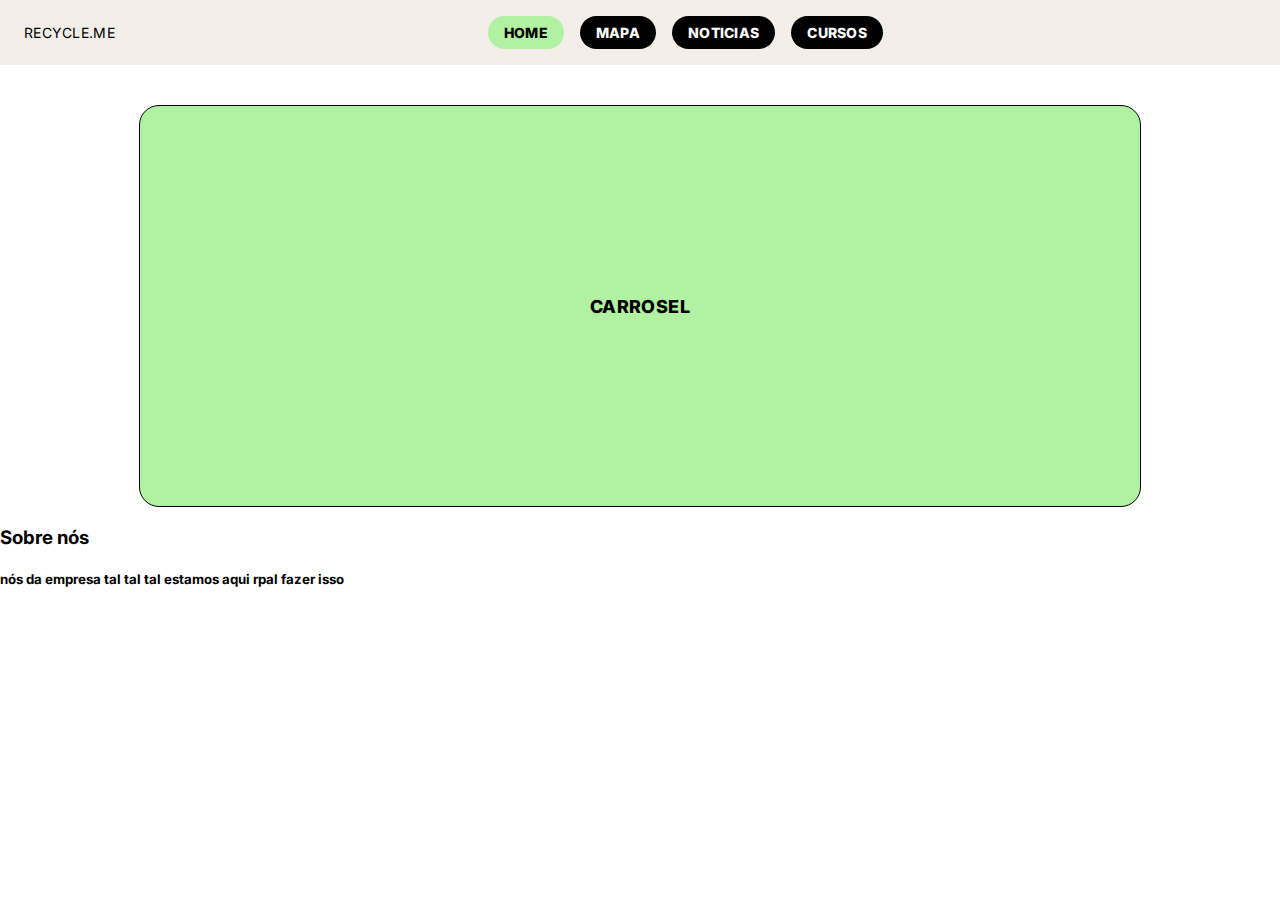
<file: Recycle_ME/Home/html/index.html>
<!DOCTYPE html>
<html lang="en">

<head>
    <meta charset="UTF-8" />
    <meta name="viewport" content="width=device-width, initial-scale=1" />
    <title>Recycle Me</title>
        <link rel="stylesheet" href="../css/home.css">


</head>

<body>
    <!-- Cabeçalho -->
    <header>
        <div class="font-extrabold">RECYCLE.ME</div>
        <nav>
            <a href="#" class="home">Home</a>
            <a href="#" class="active">Mapa</a>
            <a href="#">Noticias</a>
            <a href="#">Cursos</a>
        </nav>
        <div>
            <i class="fas fa-user-circle"></i>
        </div>
    </header>

    <!-- Corpo Principal -->
    <main>
        <div class="carrousel">
            <h2>CARROSEL</h2>
        </div>
    </main>

    <div>
        <h3>Sobre nós</h3>
        <h5><p> nós da empresa tal tal tal estamos aqui rpal fazer isso</p></h5>
    </div>





</body>

<script src="../js/home.js"></script>

</html>
</file>
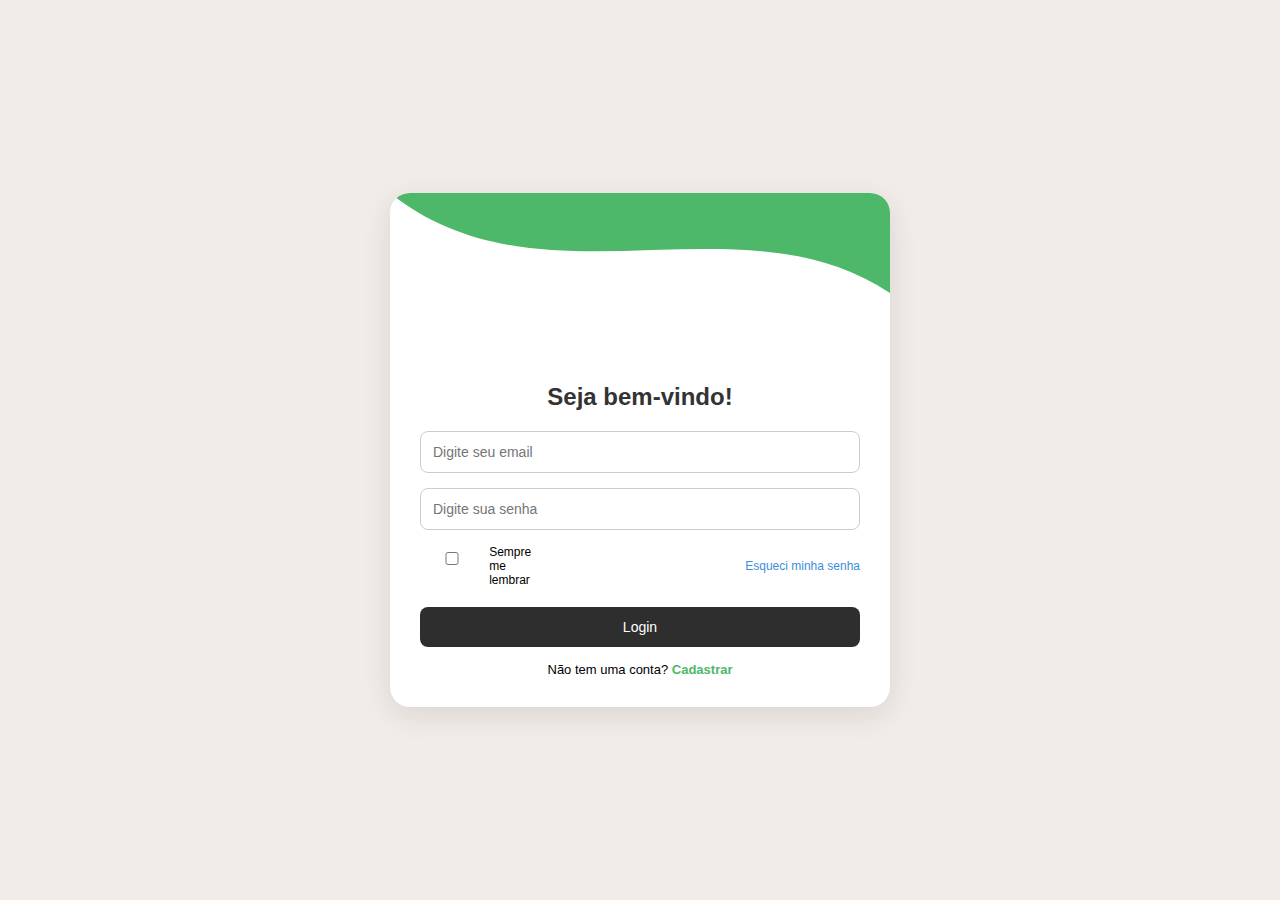
<file: recycleME.html>
<!DOCTYPE html>
<html lang="pt-br">
<head>
  <meta charset="UTF-8">
  <title>Tela de Login com Onda Melhorada</title>
  <style>
    * {
      margin: 0;
      padding: 0;
      box-sizing: border-box;
      font-family: 'Arial', sans-serif;
    }

    body {
      background-color: #f2ece9;
      height: 100vh;
      display: flex;
      justify-content: center;
      align-items: center;
    }

    .container {
      width: 500px; /* AUMENTADO! */
      background-color: white;
      border-radius: 20px;
      box-shadow: 0 8px 30px rgba(0, 0, 0, 0.1);
      overflow: hidden;
      position: relative;
      transition: 0.6s ease-in-out;
    }

    .wave {
      width: 100%;
      height: 160px;
      overflow: hidden;
    }

    svg {
      display: block;
      width: 100%;
      height: 100%;
    }

    .form-box {
      padding: 30px;
    }

    .form-box h2 {
      text-align: center;
      margin-bottom: 20px;
      color: #333;
    }

    .form-box input {
      width: 100%;
      padding: 12px;
      margin-bottom: 15px;
      border: 1px solid #ccc;
      border-radius: 8px;
      font-size: 14px;
    }

    .form-box .options {
      display: flex;
      justify-content: space-between;
      align-items: center;
      font-size: 12px;
      margin-bottom: 10px;
    }

    .form-box .options label {
      display: flex;
      align-items: center;
      gap: 5px;
    }

    .form-box .options a {
      color: #3c8ed9;
      text-decoration: none;
    }

    .form-box button {
      width: 100%;
      padding: 12px;
      background-color: #2e2e2e;
      color: white;
      font-size: 14px;
      border: none;
      border-radius: 8px;
      cursor: pointer;
      margin-top: 10px;
    }

    .form-box p {
      text-align: center;
      font-size: 13px;
      margin-top: 15px;
    }

    .form-box p span {
      color: #4db869;
      cursor: pointer;
      font-weight: bold;
    }

    .form-login,
    .form-cadastro {
      display: none;
    }

    .container.login .form-login,
    .container.cadastro .form-cadastro {
      display: block;
    }

    /* animação SVG */
    svg path {
      transition: d 1s ease-in-out;
    }
  </style>
</head>
<body>

<div class="container login" id="container">
  <div class="wave">
    <svg viewBox="0 0 500 160" preserveAspectRatio="none">
      <path id="wavePath" d="M0,0 C150,120 350,0 500,100 L500,0 L0,0 Z" fill="#4db869"></path>
    </svg>
  </div>

  <!-- Formulário de Login -->
  <div class="form-box form-login">
    <h2>Seja bem-vindo!</h2>
    <input type="email" placeholder="Digite seu email">
    <input type="password" placeholder="Digite sua senha">
    <div class="options">
      <label><input type="checkbox"> Sempre me lembrar</label>
      <a href="#">Esqueci minha senha</a>
    </div>
    <button>Login</button>
    <p>Não tem uma conta? <span onclick="mudarTela('cadastro')">Cadastrar</span></p>
  </div>

  <!-- Formulário de Cadastro -->
  <div class="form-box form-cadastro">
    <h2>Crie sua conta!</h2>
    <input type="text" placeholder="Nome completo">
    <input type="email" placeholder="Digite seu email">
    <input type="password" placeholder="Crie uma senha">
    <button>Cadastrar</button>
    <p>Já tem uma conta? <span onclick="mudarTela('login')">Login</span></p>
  </div>
</div>

<script>
  const container = document.getElementById("container");
  const wave = document.getElementById("wavePath");

  const paths = {
    login: "M0,0 C150,120 350,0 500,100 L500,0 L0,0 Z",
    cadastro: "M0,160 C150,40 350,200 500,100 L500,0 L0,0 Z"
  };

  function mudarTela(tela) {
    container.className = "container " + tela;
    wave.setAttribute("d", paths[tela]);
  }
</script>

</body>
</html>
</file>
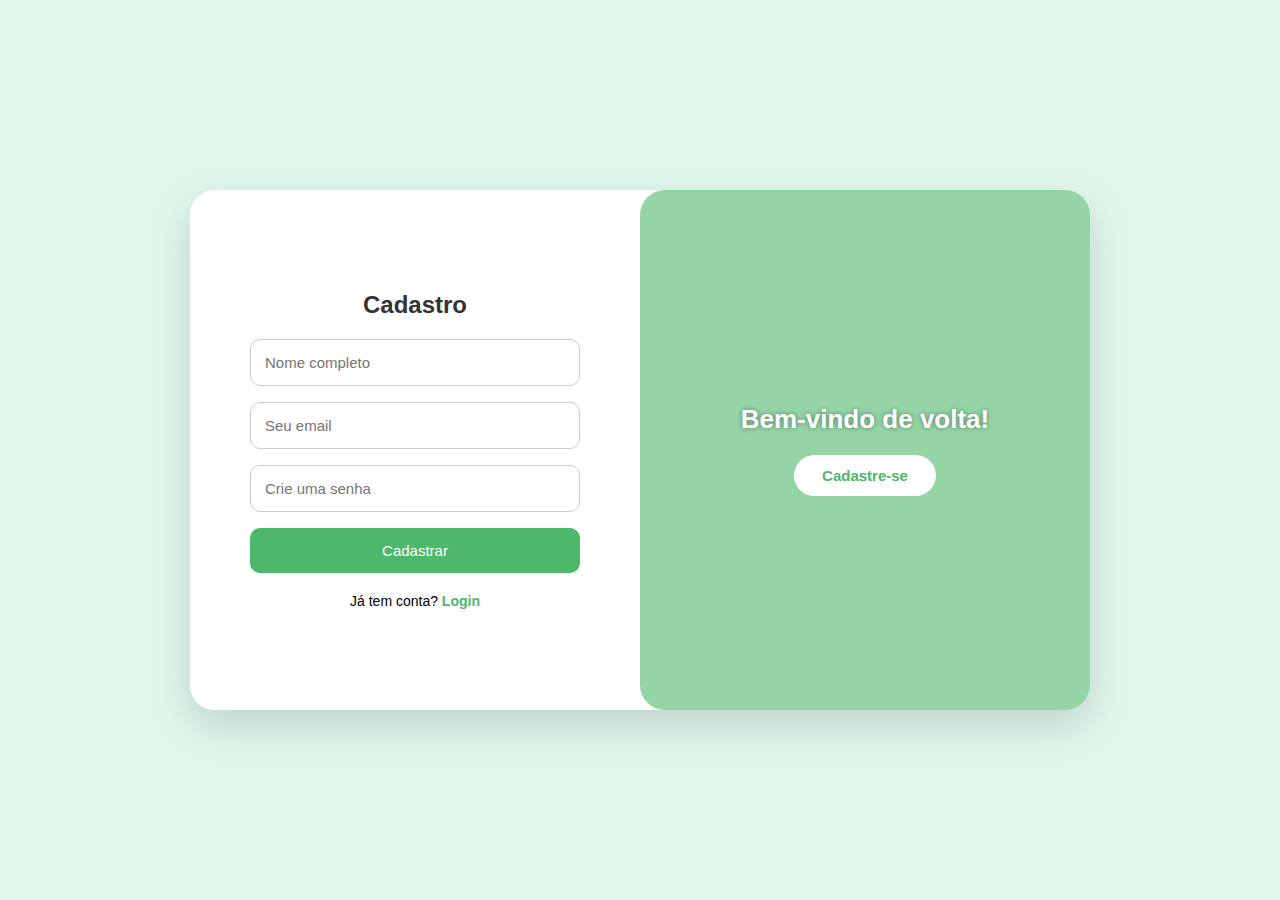
<file: recycleME3.html>
<!DOCTYPE html>
<html lang="pt-br">
<head>
  <meta charset="UTF-8" />
  <title>Tela com Transição Correta</title>
  <style>
    * {
      margin: 0;
      padding: 0;
      box-sizing: border-box;
      font-family: 'Segoe UI', sans-serif;
    }

    body {
      background: #e0f7ec;
      height: 100vh;
      display: flex;
      justify-content: center;
      align-items: center;
      overflow: hidden;
    }

    .container {
      width: 900px;
      height: 520px;
      background: #fff;
      border-radius: 25px;
      box-shadow: 0 15px 40px rgba(0, 0, 0, 0.15);
      position: relative;
      overflow: hidden;
    }

    .forms-container {
      width: 100%;
      height: 100%;
      display: flex;
      transition: transform 0.8s ease-in-out;
    }

    .form-box {
      width: 50%;
      padding: 60px;
      display: flex;
      flex-direction: column;
      justify-content: center;
      transition: opacity 0.5s ease;
      z-index: 1;
      background-color: white;
    }

    .form-box h2 {
      text-align: center;
      margin-bottom: 20px;
      color: #333;
    }

    .form-box input {
      padding: 14px;
      margin-bottom: 16px;
      border: 1px solid #ccc;
      border-radius: 10px;
      font-size: 15px;
    }

    .form-box input:focus {
      border-color: #4db869;
      outline: none;
    }

    .form-box button {
      padding: 14px;
      background-color: #4db869;
      color: white;
      border: none;
      border-radius: 10px;
      font-size: 15px;
      cursor: pointer;
      transition: background 0.3s;
    }

    .form-box button:hover {
      background-color: #3ca05a;
    }

    .form-box p {
      text-align: center;
      margin-top: 20px;
      font-size: 14px;
    }

    .form-box p span {
      color: #4db869;
      cursor: pointer;
      font-weight: bold;
    }

    .overlay {
      position: absolute;
      width: 50%;
      height: 100%;
      top: 0;
      left: 0;
      background: url('https://images.unsplash.com/photo-1542831371-d531d36971e6?auto=format&fit=crop&w=800&q=80') center/cover no-repeat;
      box-shadow: inset 0 0 0 1000px rgba(77, 184, 105, 0.6);
      display: flex;
      flex-direction: column;
      justify-content: center;
      align-items: center;
      color: white;
      transition: transform 0.8s ease-in-out;
      z-index: 2;
      border-radius: 0 25px 25px 0;
    }

    .overlay h2 {
      font-size: 26px;
      margin-bottom: 20px;
      text-shadow: 0 0 5px rgba(0, 0, 0, 0.4);
    }

    .overlay button {
      padding: 12px 28px;
      background: white;
      color: #4db869;
      border: none;
      border-radius: 25px;
      font-weight: bold;
      font-size: 15px;
      cursor: pointer;
      transition: 0.3s;
    }

    .overlay button:hover {
      background-color: #f1f1f1;
    }

    .container.move .forms-container {
      transform: translateX(-50%);
    }

    .container.move .overlay {
      transform: translateX(100%);
      border-radius: 25px 0 0 25px;
    }

    .wave {
      position: absolute;
      bottom: 0;
      left: 0;
      width: 200%;
      height: 180px;
      background: url('https://svgshare.com/i/12Yo.svg') repeat-x;
      background-size: cover;
      animation: waveMove 10s linear infinite;
      z-index: 0;
      opacity: 0.07;
    }

    @keyframes waveMove {
      0% { transform: translateX(0); }
      100% { transform: translateX(-50%); }
    }
  </style>
</head>
<body>

<div class="container" id="container">
  <div class="forms-container">
    <!-- Login (lado esquerdo) -->
    <div class="form-box" id="login">
      <h2>Entrar</h2>
      <input type="email" placeholder="Seu email">
      <input type="password" placeholder="Sua senha">
      <button>Login</button>
      <p>Não tem conta? <span id="botaoOverlay" onclick="mudarParaCadastro()">Cadastre-se</span></p>
    </div>

    <!-- Cadastro (lado direito) -->
    <div class="form-box" id="cadastro">
      <h2>Cadastro</h2>
      <input type="text" placeholder="Nome completo">
      <input type="email" placeholder="Seu email">
      <input type="password" placeholder="Crie uma senha">
      <button>Cadastrar</button>
      <p>Já tem conta? <span id="botaoOverlay" onclick="mudarParaLogin()">Login</span></p>
    </div>
  </div>

  <!-- Painel Verde com imagem -->
  <div class="overlay" id="overlay">
    <h2 id="textoPainel">Bem-vindo(a)!</h2>
    <button id="botaoOverlay" onclick="mudarParaCadastro()">Cadastre-se</button>
  </div>

  <!-- Efeito de onda -->
  <div class="wave"></div>
</div>

<script>
  const container = document.getElementById("container");
  const textoPainel = document.getElementById("textoPainel");
  const botaoOverlay = document.getElementById("botaoOverlay");

  function mudarParaLogin() {
    container.classList.add("move");
    textoPainel.innerText = "Bem-vindo de volta!";
    botaoOverlay.innerText = "Cadastre-se";
    botaoOverlay.setAttribute("onclick", "mudarParaCadastro()");
  }

  function mudarParaCadastro() {
    container.classList.remove("move");
    textoPainel.innerText = "Bem-vindo(a)!";
    botaoOverlay.innerText = "Login";
    botaoOverlay.setAttribute("onclick", "mudarParaLogin()");
  }

  // Inicia na tela de login
  mudarParaLogin();
</script>

</body>
</html>
</file>
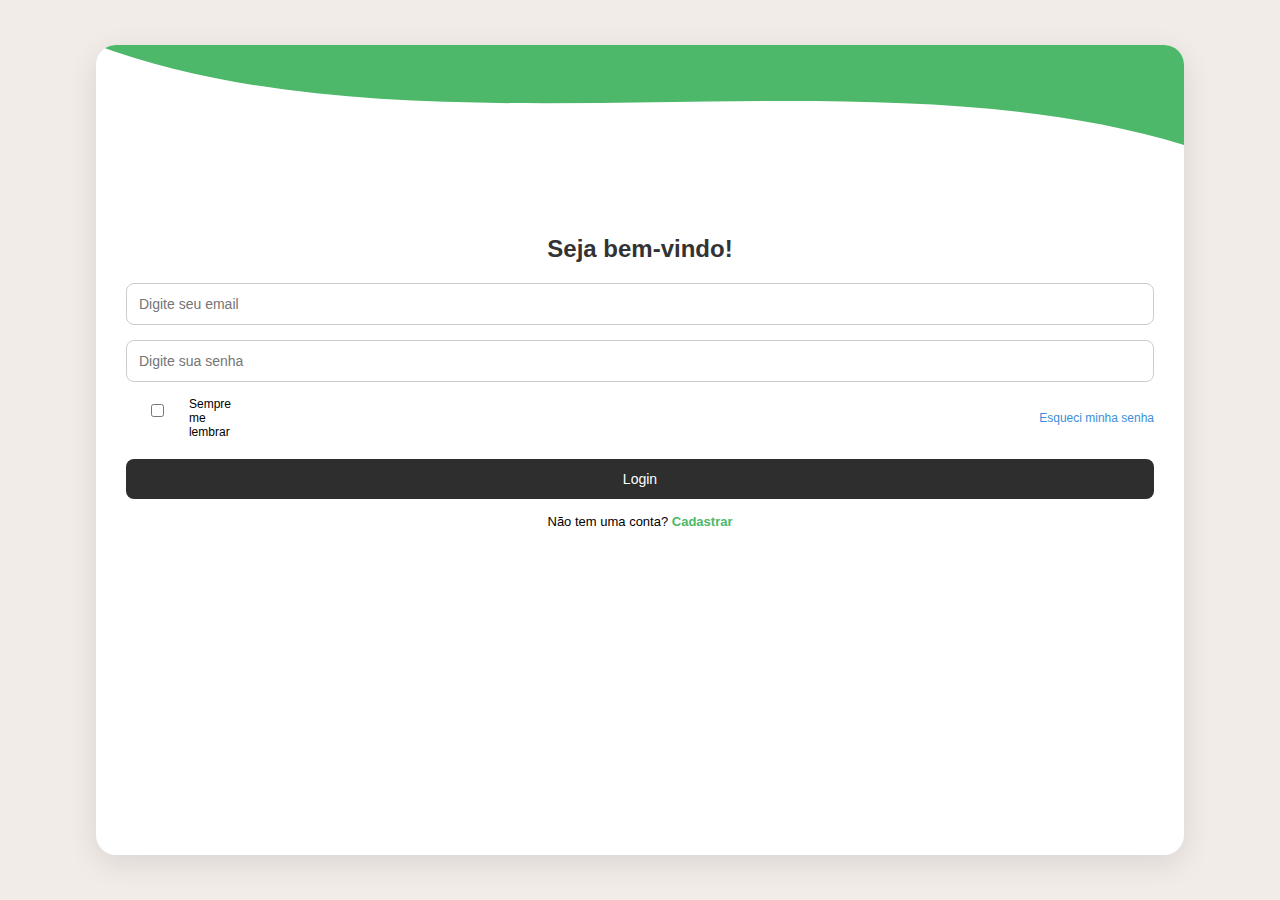
<file: recycleME4.html>
<!DOCTYPE html>
<html lang="pt-br">
<head>
  <meta charset="UTF-8">
  <title>Tela de Login com Transição de Onda</title>
  <style>
    * {
      margin: 0;
      padding: 0;
      box-sizing: border-box;
      font-family: 'Arial', sans-serif;
    }

    body {
      background-color: #f2ece9;
      height: 100vh;
      display: flex;
      justify-content: center;
      align-items: center;
    }

    .container {
      width: 85vw;
      height: 90vh;
      background-color: white;
      border-radius: 20px;
      box-shadow: 0 8px 30px rgba(0, 0, 0, 0.1);
      overflow: hidden;
      position: relative;
      transition: 0.6s ease-in-out;
    }

    .wave {
      width: 100%;
      height: 160px;
      overflow: hidden;
    }

    svg {
      display: block;
      width: 100%;
      height: 100%;
    }

    /* Formulário base */
    .form-box {
      position: absolute;
      top: 160px;
      width: 100%;
      padding: 30px;
      opacity: 0;
      pointer-events: none;
      transition: opacity 0.5s ease, transform 0.5s ease;
    }

    .container.login .form-login {
      opacity: 1;
      transform: translateY(0);
      pointer-events: all;
    }

    .container.cadastro .form-cadastro {
      opacity: 1;
      transform: translateY(0);
      pointer-events: all;
    }

    .form-box h2 {
      text-align: center;
      margin-bottom: 20px;
      color: #333;
    }

    .form-box input {
      width: 100%;
      padding: 12px;
      margin-bottom: 15px;
      border: 1px solid #ccc;
      border-radius: 8px;
      font-size: 14px;
    }

    .form-box .options {
      display: flex;
      justify-content: space-between;
      align-items: center;
      font-size: 12px;
      margin-bottom: 10px;
    }

    .form-box .options label {
      max-width: 300px;
      display: flex;
      align-items: center;
      gap: 0px;

    }.labelzinha{
        max-width: 200px;
    }

    .form-box .options a {
      color: #3c8ed9;
      text-decoration: none;
    }

    .form-box button {
      width: 100%;
      padding: 12px;
      background-color: #2e2e2e;
      color: white;
      font-size: 14px;
      border: none;
      border-radius: 8px;
      cursor: pointer;
      margin-top: 10px;
    }

    .form-box p {
      text-align: center;
      font-size: 13px;
      margin-top: 15px;
    }

    .form-box p span {
      color: #4db869;
      cursor: pointer;
      font-weight: bold;
    }

    /* animação SVG */
    svg path {
      transition: d 1s ease-in-out;
    }
  </style>
</head>
<body>

<div class="container login" id="container">
  <div class="wave">
    <svg viewBox="0 0 500 160" preserveAspectRatio="none">
      <path id="wavePath" d="M0,0 C150,120 350,0 500,100 L500,0 L0,0 Z" fill="#4db869"></path>
    </svg>
  </div>

  <!-- Formulário de Login -->
  <div class="form-box form-login">
    <h2>Seja bem-vindo!</h2>
    <input type="email" placeholder="Digite seu email">
    <input type="password" placeholder="Digite sua senha">
    <div class="options">
      <label class="labelzinha"><input type="checkbox"> Sempre me lembrar</label>
      <a href="#">Esqueci minha senha</a>
    </div>
    <button>Login</button>
    <p>Não tem uma conta? <span onclick="mudarTela('cadastro')">Cadastrar</span></p>
  </div>

  <!-- Formulário de Cadastro -->
  <div class="form-box form-cadastro">
    <h2>Crie sua conta!</h2>
    <input type="text" placeholder="Nome completo">
    <input type="email" placeholder="Digite seu email">
    <input type="password" placeholder="Crie uma senha">
    <button>Cadastrar</button>
    <p>Já tem uma conta? <span onclick="mudarTela('login')">Login</span></p>
  </div>
</div>

<script>
  const container = document.getElementById("container");
  const wave = document.getElementById("wavePath");

  const paths = {
    login: "M0,0 C150,120 350,0 500,100 L500,0 L0,0 Z",
    cadastro: "M0,160 C150,40 350,200 500,100 L500,0 L0,0 Z"
  };

  function mudarTela(tela) {
    container.className = "container " + tela;
    wave.setAttribute("d", paths[tela]);
  }
</script>

</body>
</html>
</file>
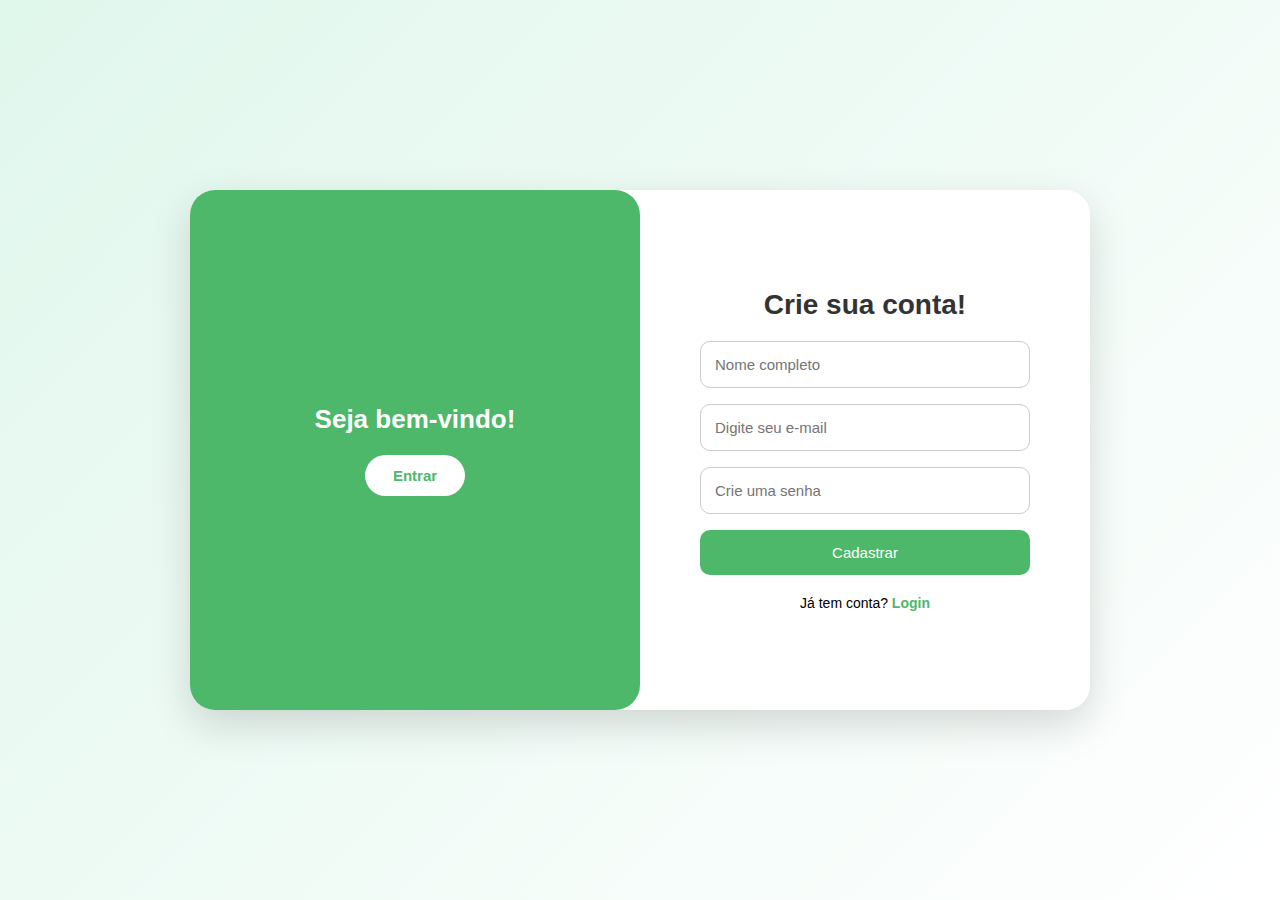
<file: recyleME2.html>
<!DOCTYPE html>
<html lang="pt-br">
<head>
  <meta charset="UTF-8" />
  <title>Tela Profissional com Onda Animada</title>
  <style>
    * {
      margin: 0;
      padding: 0;
      box-sizing: border-box;
      font-family: 'Segoe UI', sans-serif;
    }

    body {
      background: linear-gradient(135deg, #e0f7ec, #ffffff);
      height: 100vh;
      overflow: hidden;
      display: flex;
      justify-content: center;
      align-items: center;
    }

    .container {
      position: relative;
      width: 900px;
      height: 520px;
      background: white;
      border-radius: 25px;
      box-shadow: 0 15px 40px rgba(0, 0, 0, 0.15);
      overflow: hidden;
      display: flex;
    }

    .wave {
      position: absolute;
      bottom: 0;
      left: 0;
      width: 200%;
      height: 200px;
      background: url('https://svgshare.com/i/12Yo.svg') repeat-x;
      background-size: cover;
      animation: waveMove 10s linear infinite;
      z-index: 1;
      opacity: 0.1;
    }

    @keyframes waveMove {
      0% { transform: translateX(0); }
      100% { transform: translateX(-50%); }
    }

    .forms {
      display: flex;
      width: 200%;
      transition: transform 0.8s ease;
      z-index: 2;
    }

    .form-box {
      width: 50%;
      padding: 60px;
      display: flex;
      flex-direction: column;
      justify-content: center;
      background: white;
    }

    .form-box h2 {
      text-align: center;
      font-size: 28px;
      margin-bottom: 20px;
      color: #333;
    }

    .form-box input {
      padding: 14px;
      margin-bottom: 16px;
      border: 1px solid #ccc;
      border-radius: 10px;
      font-size: 15px;
      transition: 0.3s;
    }

    .form-box input:focus {
      border-color: #4db869;
      outline: none;
    }

    .form-box .options {
      display: flex;
      justify-content: space-between;
      font-size: 13px;
      margin-bottom: 15px;
    }

    .form-box button {
      padding: 14px;
      background-color: #4db869;
      color: white;
      border: none;
      border-radius: 10px;
      font-size: 15px;
      cursor: pointer;
      transition: 0.3s;
    }

    .form-box button:hover {
      background-color: #3ca05a;
    }

    .form-box p {
      text-align: center;
      margin-top: 20px;
      font-size: 14px;
    }

    .form-box p span {
      color: #4db869;
      cursor: pointer;
      font-weight: bold;
    }

    .overlay {
      position: absolute;
      width: 50%;
      height: 100%;
      background-color: #4db869;
      top: 0;
      left: 0;
      z-index: 2;
      border-radius: 0 25px 25px 0;
      display: flex;
      flex-direction: column;
      align-items: center;
      justify-content: center;
      color: white;
      transition: transform 0.8s ease;
    }

    .overlay h2 {
      font-size: 26px;
      margin-bottom: 20px;
    }

    .overlay button {
      padding: 12px 28px;
      background: white;
      color: #4db869;
      border: none;
      border-radius: 25px;
      font-weight: bold;
      font-size: 15px;
      cursor: pointer;
      transition: 0.3s;
    }

    .overlay button:hover {
      background-color: #f1f1f1;
    }

    .container.move .forms {
      transform: translateX(-50%);
    }

    .container.move .overlay {
      transform: translateX(100%);
      border-radius: 25px 0 0 25px;
    }
  </style>
</head>
<body>

<div class="container" id="container">
  <!-- Onda decorativa no fundo -->
  <div class="wave"></div>

  <!-- Formulários -->
  <div class="forms">
    <!-- Login -->
    <div class="form-box">
      <h2>Seja bem-vindo(a)!</h2>
      <input type="email" placeholder="Digite seu e-mail" />
      <input type="password" placeholder="Digite sua senha" />
      <div class="options">
        <label><input type="checkbox" /> Lembrar</label>
        <a href="#">Esqueci a senha</a>
      </div>
      <button>Entrar</button>
      <p>Não tem conta? <span onclick="mudarParaCadastro()">Cadastre-se</span></p>
    </div>

    <!-- Cadastro -->
    <div class="form-box">
      <h2>Crie sua conta!</h2>
      <input type="text" placeholder="Nome completo" />
      <input type="email" placeholder="Digite seu e-mail" />
      <input type="password" placeholder="Crie uma senha" />
      <button>Cadastrar</button>
      <p>Já tem conta? <span onclick="mudarParaLogin()">Login</span></p>
    </div>
  </div>

  <!-- Painel Verde -->
  <div class="overlay" id="overlay">
    <h2 id="textoPainel">Seja bem-vindo!</h2>
    <button onclick="mudarParaLogin()" id="botaoOverlay">Entrar</button>
  </div>
</div>

<script>
  const container = document.getElementById("container");
  const textoPainel = document.getElementById("textoPainel");
  const botaoOverlay = document.getElementById("botaoOverlay");

  function mudarParaLogin() {
    container.classList.add("move");
    textoPainel.innerText = "Seja bem-vindo de volta!";
    botaoOverlay.innerText = "Cadastrar";
    botaoOverlay.setAttribute("onclick", "mudarParaCadastro()");
  }

  function mudarParaCadastro() {
    container.classList.remove("move");
    textoPainel.innerText = "Seja bem-vindo!";
    botaoOverlay.innerText = "Entrar";
    botaoOverlay.setAttribute("onclick", "mudarParaLogin()");
  }
</script>

</body>
</html>
</file>
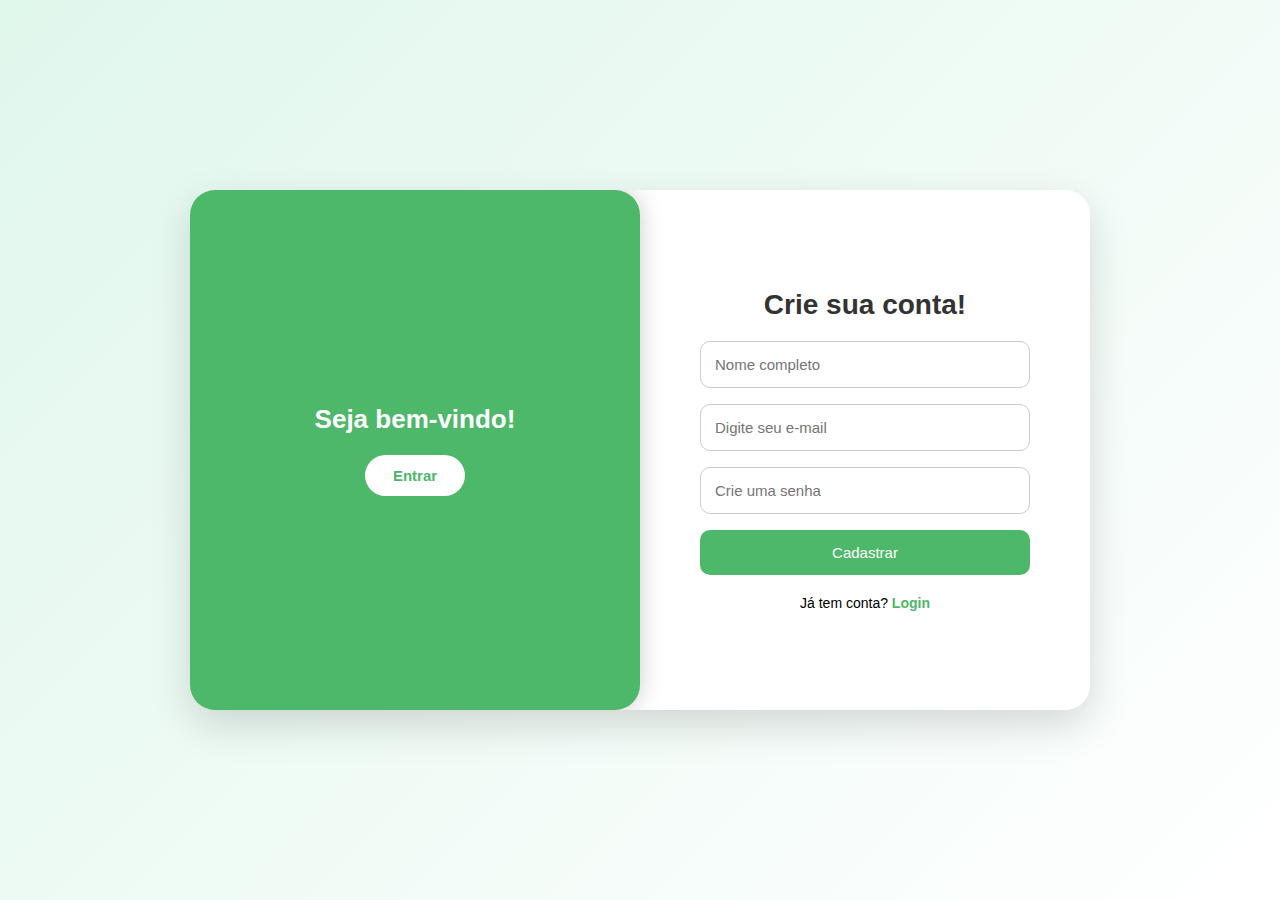
<file: LOGIN-RECYCLE_ME/LOGIN.html>
<!DOCTYPE html>
<html lang="pt-br">

<head>
    <meta charset="UTF-8" />
    <title>Tela de Login</title>
    <style>
        
        * {
            margin: 0;
            padding: 0;
            box-sizing: border-box;
            font-family: 'Segoe UI', sans-serif;
        }

        body {
            background: linear-gradient(135deg, #e0f7ec, #ffffff);
            height: 100vh;
            overflow: hidden;
            display: flex;
            justify-content: center;
            align-items: center;
        }

        .container {
            position: relative;
            width: 900px;
            height: 520px;
            background: white;
            border-radius: 25px;
            box-shadow: 0 15px 40px rgba(0, 0, 0, 0.15);
            overflow: hidden;
            display: flex;
        }


        .forms {
            display: flex;
            width: 200%;
            z-index: 1;
        }

        .form-box {
            width: 50%;
            padding: 60px;
            display: flex;
            flex-direction: column;
            justify-content: center;
            background: white;
        }

        .form-box h2 {
            text-align: center;
            font-size: 28px;
            margin-bottom: 20px;
            color: #333;
        }

        .form-box input {
            padding: 14px;
            margin-bottom: 16px;
            border: 1px solid #ccc;
            border-radius: 10px;
            font-size: 15px;
            transition: 0.3s;
        }

        .form-box input:focus {
            border-color: #4db869;
            outline: none;
        }

        .form-box .options {
            display: flex;
            justify-content: space-between;
            font-size: 13px;
            margin-bottom: 15px;
        }

        .form-box button {
            padding: 14px;
            background-color: #4db869;
            color: white;
            border: none;
            border-radius: 10px;
            font-size: 15px;
            cursor: pointer;
            transition: 0.3s;
        }

        .form-box button:hover {
            background-color: #3ca05a;
        }

        .form-box p {
            text-align: center;
            margin-top: 20px;
            font-size: 14px;
            transition: filter 0.5s ease, transform 0.5s ease;
        }

        .form-box p span {
            color: #4db869;
            cursor: pointer;
            font-weight: bold;
        }

        .overlay {
            position: absolute;
            width: 50%;
            height: 100%;
            background-color: #4db869;
            top: 0;
            left: 0;
            z-index: 3;
            /* SOBRE os forms */
            border-radius: 0 25px 25px 0;
            display: flex;
            flex-direction: column;
            align-items: center;
            justify-content: center;
            color: white;
            transition: transform 0.8s ease;
            box-shadow: 0 0 25px rgba(0, 0, 0, 0.2);
            /* dá aquele efeito de "flutuar" */
        }

        .overlay h2 {
            font-size: 26px;
            margin-bottom: 20px;
        }

        .overlay button {
            padding: 12px 28px;
            background: white;
            color: #4db869;
            border: none;
            border-radius: 25px;
            font-weight: bold;
            font-size: 15px;
            cursor: pointer;
            transition: 0.3s;
        }

        .overlay button:hover {
            background-color: #f1f1f1;
        }

        .container.move .overlay {
            transform: translateX(100%);
            border-radius: 25px 0 0 25px;
        }


    </style>
</head>

<body>

    <div class="container" id="container">

        <!-- Formulários -->
        <div class="forms">
            <!-- Login -->
            <div class="form-box">
                <h2>Seja bem-vindo(a)!</h2>
                <input type="email" placeholder="Digite seu e-mail" />
                <input type="password" placeholder="Digite sua senha" />
                <div class="options">
                    <label><input type="checkbox" /> Lembrar</label>
                    <a href="#">Esqueci a senha</a>
                </div>
                <button>Entrar</button>
                <p>Não tem conta? <span onclick="mudarParaCadastro()">Cadastre-se</span></p>
            </div>

            <!-- Cadastro -->
            <div class="form-box">
                <h2>Crie sua conta!</h2>
                <input type="text" placeholder="Nome completo" />
                <input type="email" placeholder="Digite seu e-mail" />
                <input type="password" placeholder="Crie uma senha" />
                <button>Cadastrar</button>
                <p>Já tem conta? <span onclick="mudarParaLogin()">Login</span></p>
            </div>
        </div>

        <!-- Painel Verde -->
        <div class="overlay" id="overlay">
            <h2 id="textoPainel">Seja bem-vindo!</h2>
            <button onclick="mudarParaLogin()" id="botaoOverlay">Entrar</button>
        </div>
    </div>

    <script>
        const container = document.getElementById("container");
        const textoPainel = document.getElementById("textoPainel");
        const botaoOverlay = document.getElementById("botaoOverlay");

        function mudarParaLogin() {
            container.classList.add("move");
            textoPainel.innerText = "Seja bem-vindo de volta!";
            botaoOverlay.innerText = "Cadastrar";
            botaoOverlay.setAttribute("onclick", "mudarParaCadastro()");
        }

        function mudarParaCadastro() {
            container.classList.remove("move");
            textoPainel.innerText = "Seja bem-vindo!";
            botaoOverlay.innerText = "Entrar";
            botaoOverlay.setAttribute("onclick", "mudarParaLogin()");
        }
    </script>

</body>

</html>
</file>
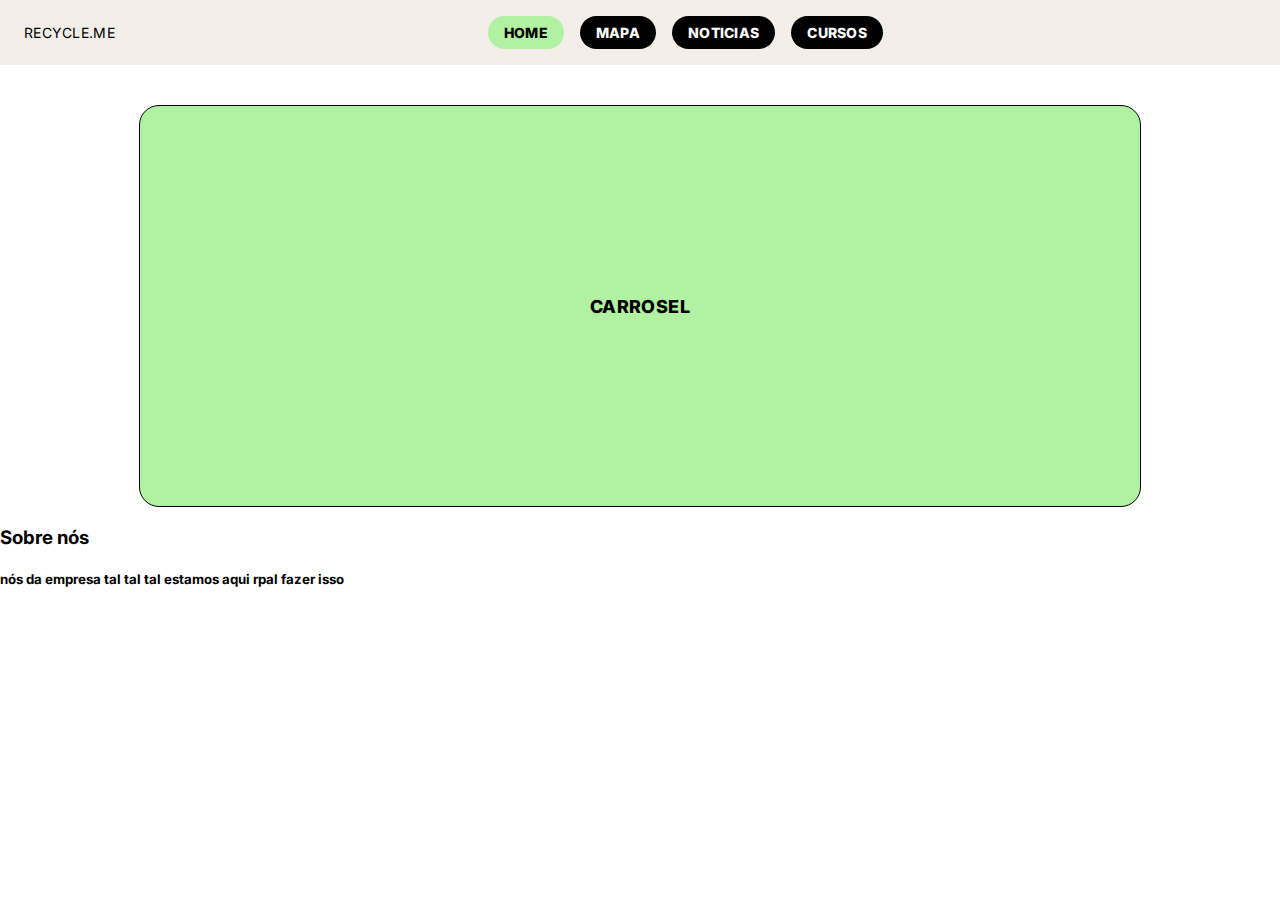
<file: Recycle_ME/Home/html/home.html>
<!DOCTYPE html>
<html lang="en">

<head>
    <meta charset="UTF-8" />
    <meta name="viewport" content="width=device-width, initial-scale=1" />
    <title>Recycle Me</title>
        <link rel="stylesheet" href="../css/home.css">


</head>

<body>
    <!-- Cabeçalho -->
    <header>
        <div class="font-extrabold">RECYCLE.ME</div>
        <nav>
            <a href="#" class="home">Home</a>
            <a href="#" class="active">Mapa</a>
            <a href="#">Noticias</a>
            <a href="#">Cursos</a>
        </nav>
        <div>
            <i class="fas fa-user-circle"></i>
        </div>
    </header>

    <!-- Corpo Principal -->
    <main>
        <div class="carrousel">
            <h2>CARROSEL</h2>
        </div>
    </main>

    <div>
        <h3>Sobre nós</h3>
        <h5><p> nós da empresa tal tal tal estamos aqui rpal fazer isso</p></h5>
    </div>





</body>

<script src="../js/home.js"></script>

</html>
</file>
<file: Recycle_ME/Home/css/home.css>
@import url('https://fonts.googleapis.com/css2?family=Inter:wght@700&display=swap');

        body {
            font-family: 'Inter', sans-serif;
            background-color: white;
            margin: 0;
            padding: 0;
        }

        header {
            background-color: #F3EEE8;
            display: flex;
            justify-content: space-between;
            padding: 1rem 1.5rem;
            align-items: center;
        }

        header .font-extrabold {
            font-size: 14px;
            line-height: 18px;
            letter-spacing: 0.02em;
            color: black;
        }

        nav {
            display: flex;
            gap: 1rem;
        }

        nav a {
            text-decoration: none;
            font-size: 14px;
            font-weight: 800;
            text-transform: uppercase;
            letter-spacing: 0.02em;
            padding: 0.5rem 1rem;
            border-radius: 9999px;
            transition: background-color 0.3s ease;
        }

        nav a:hover {
            opacity: 0.8;
        }

        nav a.home {
            background-color: #B0F2A1;
            color: black;
            text-decoration: none;

        }

        nav a.active {
            background-color: black;
            color: white;
            text-decoration: none;

        }

        nav a:not(.active):not(.home) {
            background-color: black;
            color: white;
        }

        .fa-user-circle {
            font-size: 1.25rem;
            color: black;
        }

        main {
            display: flex;
            justify-content: center;
            margin-top: 2.5rem;
            padding: 0 1.5rem;
        }

        .carrousel {
            background-color: #B0F2A1;
            border: 1px solid black;
            border-radius: 1.25rem;
            width: 1000px;
            max-width: 1500px;
            height: 400px;
            display: flex;
            align-items: center;
            justify-content: center;
        }

        .carrousel h2 {
            font-weight: 800;
            font-size: 18px;
            line-height: 23px;
            letter-spacing: 0.02em;
            color: black;
        }
</file>
